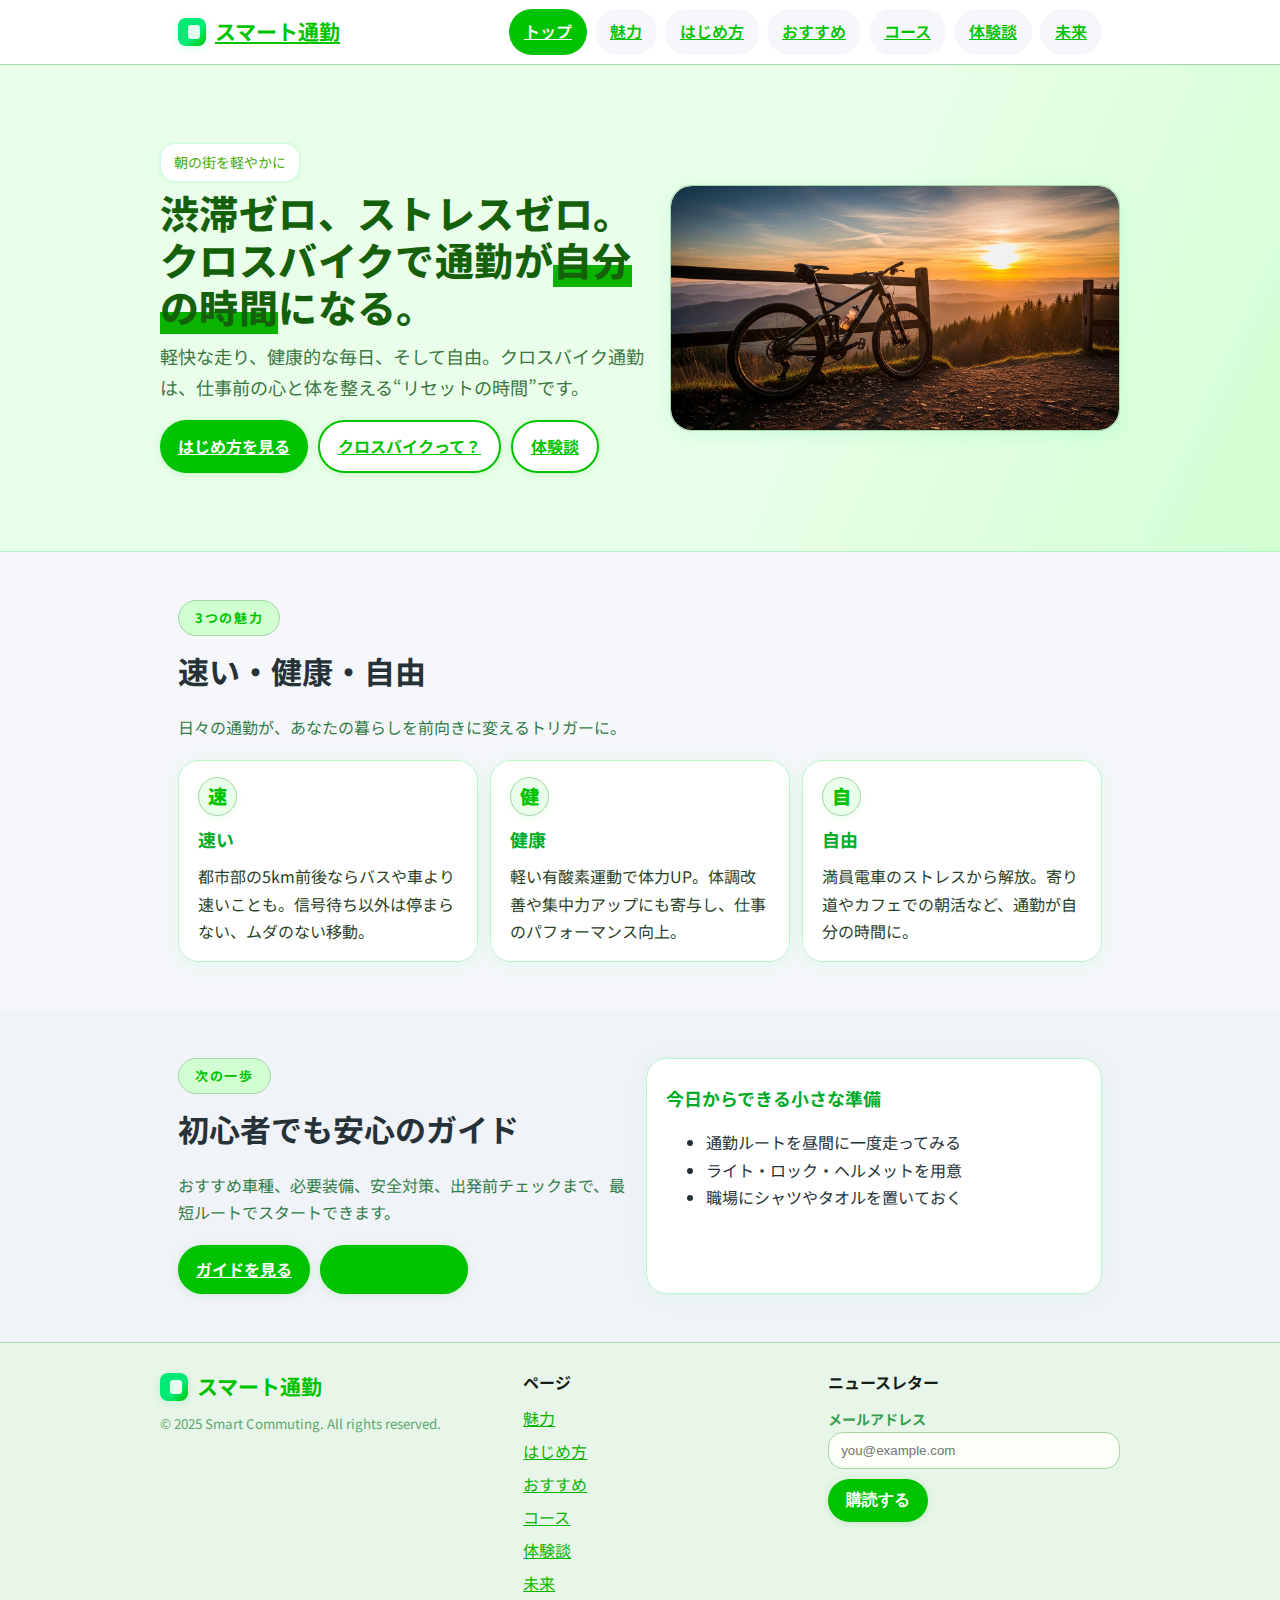
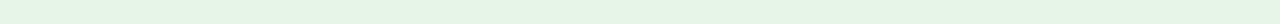
<file: index.html>
<!DOCTYPE html>
<html lang="ja">
<head>
  <meta charset="utf-8" />
  <meta name="viewport" content="width=device-width, initial-scale=1" />
  <title>スマート通勤のススメ | クロスバイク通勤サイト</title>
  <meta name="description" content="渋滞ゼロ、ストレスゼロ。クロスバイク通勤で自分の時間を取り戻そう。メリット・始め方・体験談まで網羅。" />
  <link rel="preconnect" href="https://fonts.googleapis.com">
  <link rel="preconnect" href="https://fonts.gstatic.com" crossorigin>
  <link href="https://fonts.googleapis.com/css2?family=Noto+Sans+JP:wght@400;600;700&family=Roboto:wght@400;700&display=swap" rel="stylesheet">
  <link rel="stylesheet" href="assets/css/style.css" />
</head>
<body>
  <header class="header">
    <div class="container header-inner">
      <a href="index.html" class="brand" aria-label="スマート通勤 ホーム">
        <span class="brand-mark" aria-hidden="true"></span>
        <span>スマート通勤</span>
      </a>
      <nav class="nav" aria-label="主要ナビゲーション">
        <a href="index.html">トップ</a>
        <a href="appeal.html">魅力</a>
        <a href="guide.html">はじめ方</a>
        <a href="bikes.html">おすすめ</a>
        <a href="shinjuku.html">コース</a>
        <a href="voices.html">体験談</a>
        <a href="future.html">未来</a>
      </nav>
    </div>
  </header>

  <main>
    <section class="hero">
      <div class="container hero-inner">
        <div>
          <span class="hero-badge">朝の街を軽やかに</span>
          <h1>渋滞ゼロ、ストレスゼロ。<br>クロスバイクで通勤が<span style="background:linear-gradient(transparent 60%, var(--color-accent) 60%);">自分の時間</span>になる。</h1>
          <p class="lead">軽快な走り、健康的な毎日、そして自由。クロスバイク通勤は、仕事前の心と体を整える“リセットの時間”です。</p>
          <div class="cta-row">
            <a class="btn btn-primary" href="guide.html">はじめ方を見る</a>
            <a class="btn btn-outline" href="appeal.html">クロスバイクって？</a>
            <a class="btn btn-outline" href="voices.html">体験談</a>
          </div>
        </div>
        <div class="hero-visual" aria-hidden="true">
          <img src="assets/img/hero-sunset-bike.jpg" alt="夕景の山並みと自転車のシルエット">
        </div>
      </div>
    </section>

    <section class="section">
      <div class="container">
        <div class="section-header">
          <span class="section-kicker">3つの魅力</span>
          <h2>速い・健康・自由</h2>
          <p class="lead">日々の通勤が、あなたの暮らしを前向きに変えるトリガーに。</p>
        </div>
        <div class="grid-3">
          <div class="card">
            <div class="icon-badge">速</div>
            <h3>速い</h3>
            <p>都市部の5km前後ならバスや車より速いことも。信号待ち以外は停まらない、ムダのない移動。</p>
          </div>
          <div class="card">
            <div class="icon-badge">健</div>
            <h3>健康</h3>
            <p>軽い有酸素運動で体力UP。体調改善や集中力アップにも寄与し、仕事のパフォーマンス向上。</p>
          </div>
          <div class="card">
            <div class="icon-badge">自</div>
            <h3>自由</h3>
            <p>満員電車のストレスから解放。寄り道やカフェでの朝活など、通勤が自分の時間に。</p>
          </div>
        </div>
      </div>
    </section>

    <section class="section" style="background:#0b2a4d05">
      <div class="container">
        <div class="grid-2">
          <div>
            <div class="section-header">
              <span class="section-kicker">次の一歩</span>
              <h2>初心者でも安心のガイド</h2>
              <p class="lead">おすすめ車種、必要装備、安全対策、出発前チェックまで、最短ルートでスタートできます。</p>
            </div>
            <div class="cta-row">
              <a class="btn btn-primary" href="guide.html">ガイドを見る</a>
              <a class="btn" style="border-color:var(--color-primary); color:var(--color-primary);" href="checklist.html">チェックリスト</a>
            </div>
          </div>
          <div class="card">
            <h3>今日からできる小さな準備</h3>
            <ul>
              <li>通勤ルートを昼間に一度走ってみる</li>
              <li>ライト・ロック・ヘルメットを用意</li>
              <li>職場にシャツやタオルを置いておく</li>
            </ul>
          </div>
        </div>
      </div>
    </section>
  </main>

  <footer class="footer">
    <div class="container footer-inner">
      <div>
        <div class="brand" style="margin-bottom:8px"><span class="brand-mark" aria-hidden="true"></span><span>スマート通勤</span></div>
        <small>© 2025 Smart Commuting. All rights reserved.</small>
      </div>
      <div>
        <strong>ページ</strong>
        <div style="margin-top:8px; display:grid; gap:6px;">
          <a href="appeal.html">魅力</a>
          <a href="guide.html">はじめ方</a>
          <a href="bikes.html">おすすめ</a>
          <a href="shinjuku.html">コース</a>
          <a href="voices.html">体験談</a>
          <a href="future.html">未来</a>
        </div>
      </div>
      <div>
        <strong>ニュースレター</strong>
        <form style="margin-top:8px" action="https://example.com" method="post" onsubmit="alert('ありがとうございます！(ダミー)'); return false;">
          <label class="label" for="email">メールアドレス</label>
          <input class="input" id="email" name="email" type="email" required placeholder="you@example.com" />
          <div style="height:10px"></div>
          <button class="btn btn-primary" type="submit">購読する</button>
        </form>
      </div>
    </div>
  </footer>

  <script src="assets/js/main.js"></script>
</body>
</html>
</file>
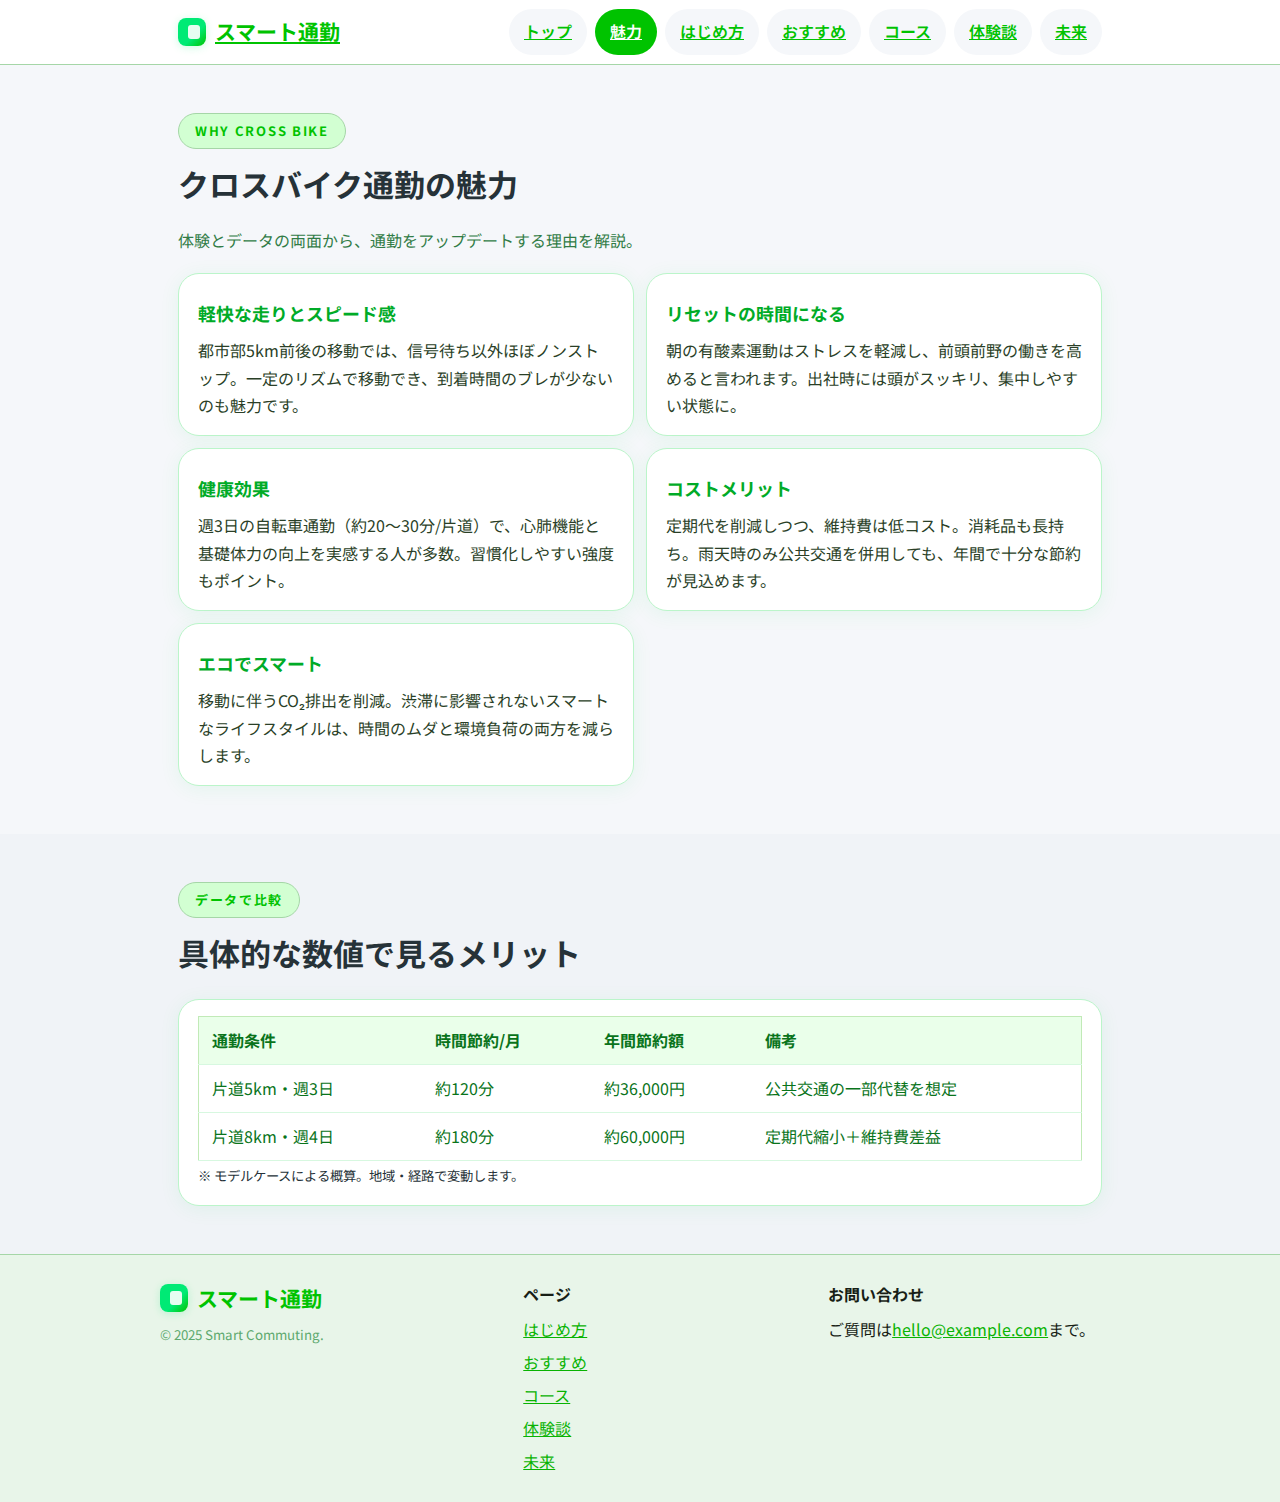
<file: appeal.html>
<!DOCTYPE html>
<html lang="ja">
<head>
  <meta charset="utf-8" />
  <meta name="viewport" content="width=device-width, initial-scale=1" />
  <title>クロスバイク通勤の魅力 | スマート通勤</title>
  <meta name="description" content="なぜクロスバイク通勤が良いのか？スピード、健康、コスト、エコを具体データで解説。" />
  <link rel="preconnect" href="https://fonts.googleapis.com">
  <link rel="preconnect" href="https://fonts.gstatic.com" crossorigin>
  <link href="https://fonts.googleapis.com/css2?family=Noto+Sans+JP:wght@400;600;700&family=Roboto:wght@400;700&display=swap" rel="stylesheet">
  <link rel="stylesheet" href="assets/css/style.css" />
</head>
<body>
  <header class="header">
    <div class="container header-inner">
      <a href="index.html" class="brand"><span class="brand-mark"></span><span>スマート通勤</span></a>
      <nav class="nav" aria-label="主要ナビゲーション">
        <a href="index.html">トップ</a>
        <a href="appeal.html">魅力</a>
        <a href="guide.html">はじめ方</a>
        <a href="bikes.html">おすすめ</a>
        <a href="shinjuku.html">コース</a>
        <a href="voices.html">体験談</a>
        <a href="future.html">未来</a>
      </nav>
    </div>
  </header>

  <main>
    <section class="section">
      <div class="container">
        <div class="section-header">
          <span class="section-kicker">Why Cross Bike</span>
          <h2>クロスバイク通勤の魅力</h2>
          <p class="lead">体験とデータの両面から、通勤をアップデートする理由を解説。</p>
        </div>
        <div class="grid-2">
          <div class="card">
            <h3>軽快な走りとスピード感</h3>
            <p>都市部5km前後の移動では、信号待ち以外ほぼノンストップ。一定のリズムで移動でき、到着時間のブレが少ないのも魅力です。</p>
          </div>
          <div class="card">
            <h3>リセットの時間になる</h3>
            <p>朝の有酸素運動はストレスを軽減し、前頭前野の働きを高めると言われます。出社時には頭がスッキリ、集中しやすい状態に。</p>
          </div>
          <div class="card">
            <h3>健康効果</h3>
            <p>週3日の自転車通勤（約20〜30分/片道）で、心肺機能と基礎体力の向上を実感する人が多数。習慣化しやすい強度もポイント。</p>
          </div>
          <div class="card">
            <h3>コストメリット</h3>
            <p>定期代を削減しつつ、維持費は低コスト。消耗品も長持ち。雨天時のみ公共交通を併用しても、年間で十分な節約が見込めます。</p>
          </div>
          <div class="card">
            <h3>エコでスマート</h3>
            <p>移動に伴うCO₂排出を削減。渋滞に影響されないスマートなライフスタイルは、時間のムダと環境負荷の両方を減らします。</p>
          </div>
        </div>
      </div>
    </section>

    <section class="section" style="background:#0b2a4d05">
      <div class="container">
        <div class="section-header">
          <span class="section-kicker">データで比較</span>
          <h2>具体的な数値で見るメリット</h2>
        </div>
        <div class="card">
          <div style="overflow:auto">
            <table class="table" aria-describedby="note">
              <thead>
                <tr>
                  <th>通勤条件</th>
                  <th>時間節約/月</th>
                  <th>年間節約額</th>
                  <th>備考</th>
                </tr>
              </thead>
              <tbody>
                <tr>
                  <td>片道5km・週3日</td>
                  <td>約120分</td>
                  <td>約36,000円</td>
                  <td>公共交通の一部代替を想定</td>
                </tr>
                <tr>
                  <td>片道8km・週4日</td>
                  <td>約180分</td>
                  <td>約60,000円</td>
                  <td>定期代縮小＋維持費差益</td>
                </tr>
              </tbody>
            </table>
          </div>
          <small id="note">※ モデルケースによる概算。地域・経路で変動します。</small>
        </div>
      </div>
    </section>
  </main>

  <footer class="footer">
    <div class="container footer-inner">
      <div>
        <div class="brand" style="margin-bottom:8px"><span class="brand-mark"></span><span>スマート通勤</span></div>
        <small>© 2025 Smart Commuting.</small>
      </div>
      <div>
        <strong>ページ</strong>
        <div style="margin-top:8px; display:grid; gap:6px;">
          <a href="guide.html">はじめ方</a>
          <a href="bikes.html">おすすめ</a>
          <a href="shinjuku.html">コース</a>
          <a href="voices.html">体験談</a>
          <a href="future.html">未来</a>
        </div>
      </div>
      <div>
        <strong>お問い合わせ</strong>
        <p style="margin-top:8px">ご質問は<a href="mailto:hello@example.com">hello@example.com</a>まで。</p>
      </div>
    </div>
  </footer>
  <script src="assets/js/main.js"></script>
</body>
</html>
</file>
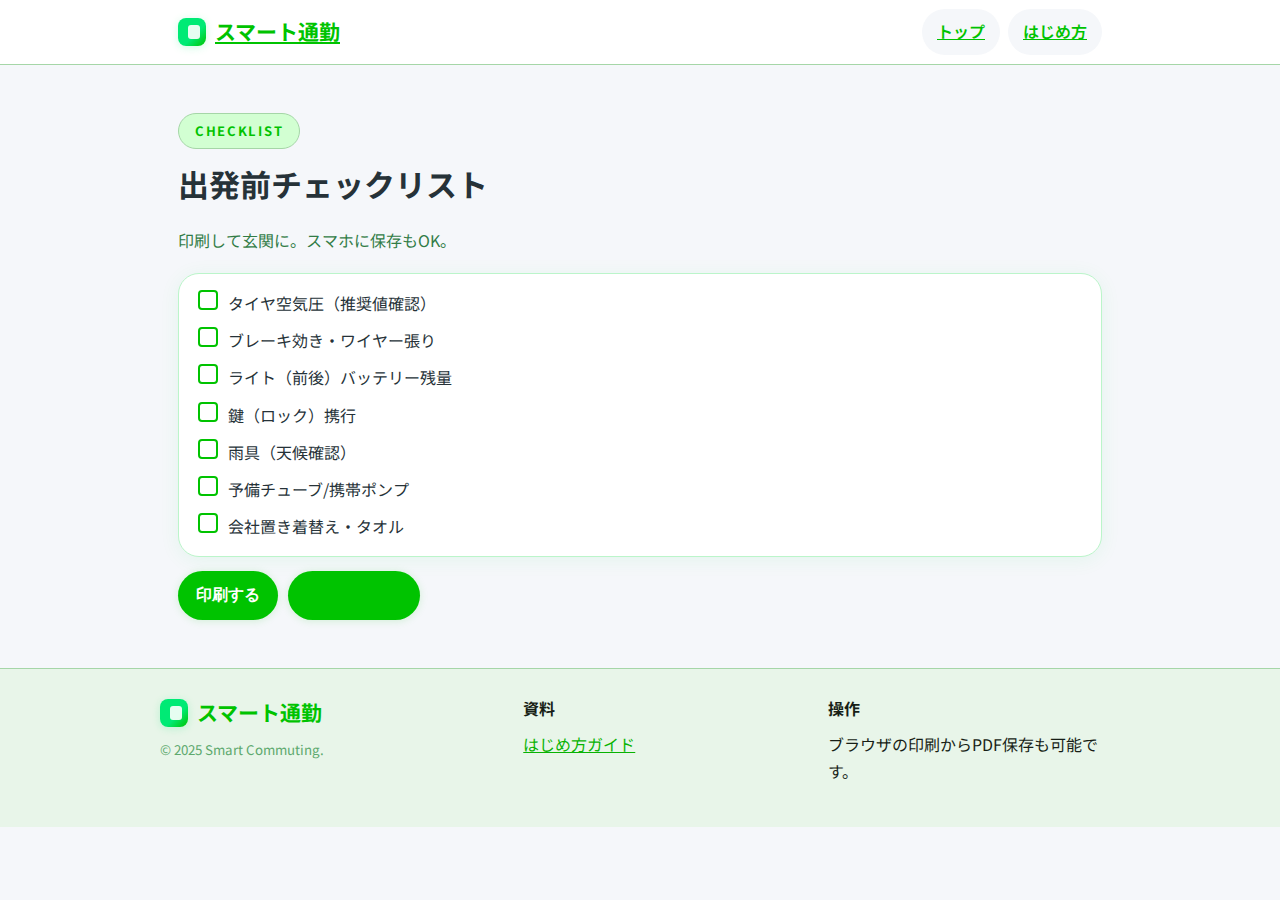
<file: checklist.html>
<!DOCTYPE html>
<html lang="ja">
<head>
  <meta charset="utf-8" />
  <meta name="viewport" content="width=device-width, initial-scale=1" />
  <title>出発前チェックリスト（印刷用） | スマート通勤</title>
  <meta name="description" content="クロスバイク通勤の出発前チェックリスト。印刷・保存に対応。" />
  <link rel="preconnect" href="https://fonts.googleapis.com">
  <link rel="preconnect" href="https://fonts.gstatic.com" crossorigin>
  <link href="https://fonts.googleapis.com/css2?family=Noto+Sans+JP:wght@400;600;700&family=Roboto:wght@400;700&display=swap" rel="stylesheet">
  <link rel="stylesheet" href="assets/css/style.css" />
  <style>
    @media print { .no-print { display: none !important; } }
    .list { display:grid; gap:10px; }
    .item { display:flex; align-items:flex-start; gap:10px; cursor: pointer; }
    .box { width:20px; height:20px; border:2px solid var(--color-primary); border-radius:4px; flex:none; display:inline-grid; place-items:center; background:#fff; }
    .item[aria-checked="true"] .box { background: #7c3aed; border-color: #6d28d9; }
    .item[aria-checked="true"] .box::after { content: '\2713'; color:#ffffff; font-weight:700; font-size:14px; }
  </style>
</head>
<body>
  <header class="header no-print">
    <div class="container header-inner">
      <a href="index.html" class="brand"><span class="brand-mark"></span><span>スマート通勤</span></a>
      <nav class="nav" aria-label="主要ナビゲーション">
        <a href="index.html">トップ</a>
        <a href="guide.html">はじめ方</a>
      </nav>
    </div>
  </header>

  <main class="section">
    <div class="container">
      <div class="section-header">
        <span class="section-kicker">Checklist</span>
        <h2>出発前チェックリスト</h2>
        <p class="lead">印刷して玄関に。スマホに保存もOK。</p>
      </div>
      <div class="card">
        <div class="list" id="checklist">
          <div class="item" role="checkbox" tabindex="0" aria-checked="false"><div class="box"></div><div>タイヤ空気圧（推奨値確認）</div></div>
          <div class="item" role="checkbox" tabindex="0" aria-checked="false"><div class="box"></div><div>ブレーキ効き・ワイヤー張り</div></div>
          <div class="item" role="checkbox" tabindex="0" aria-checked="false"><div class="box"></div><div>ライト（前後）バッテリー残量</div></div>
          <div class="item" role="checkbox" tabindex="0" aria-checked="false"><div class="box"></div><div>鍵（ロック）携行</div></div>
          <div class="item" role="checkbox" tabindex="0" aria-checked="false"><div class="box"></div><div>雨具（天候確認）</div></div>
          <div class="item" role="checkbox" tabindex="0" aria-checked="false"><div class="box"></div><div>予備チューブ/携帯ポンプ</div></div>
          <div class="item" role="checkbox" tabindex="0" aria-checked="false"><div class="box"></div><div>会社置き着替え・タオル</div></div>
        </div>
      </div>
      <div class="no-print" style="margin-top:14px; display:flex; gap:10px;">
        <button class="btn btn-primary" onclick="window.print()">印刷する</button>
        <a class="btn" style="border-color:var(--color-primary); color:var(--color-primary);" href="guide.html">ガイドに戻る</a>
      </div>
    </div>
  </main>

  <footer class="footer no-print">
    <div class="container footer-inner">
      <div>
        <div class="brand" style="margin-bottom:8px"><span class="brand-mark"></span><span>スマート通勤</span></div>
        <small>© 2025 Smart Commuting.</small>
      </div>
      <div>
        <strong>資料</strong>
        <div style="margin-top:8px; display:grid; gap:6px;">
          <a href="guide.html">はじめ方ガイド</a>
        </div>
      </div>
      <div>
        <strong>操作</strong>
        <p style="margin-top:8px">ブラウザの印刷からPDF保存も可能です。</p>
      </div>
    </div>
  </footer>
  <script src="assets/js/main.js"></script>
  <script>
    (function(){
      var list = document.getElementById('checklist');
      if (!list) return;
      list.addEventListener('click', function(e){
        var item = e.target.closest('.item');
        if (!item) return;
        var current = item.getAttribute('aria-checked') === 'true';
        item.setAttribute('aria-checked', String(!current));
      });
      list.addEventListener('keydown', function(e){
        var item = e.target.closest('.item');
        if (!item) return;
        if (e.key === ' ' || e.key === 'Enter') {
          e.preventDefault();
          var current = item.getAttribute('aria-checked') === 'true';
          item.setAttribute('aria-checked', String(!current));
        }
      });
    })();
  </script>
</body>
</html>
</file>
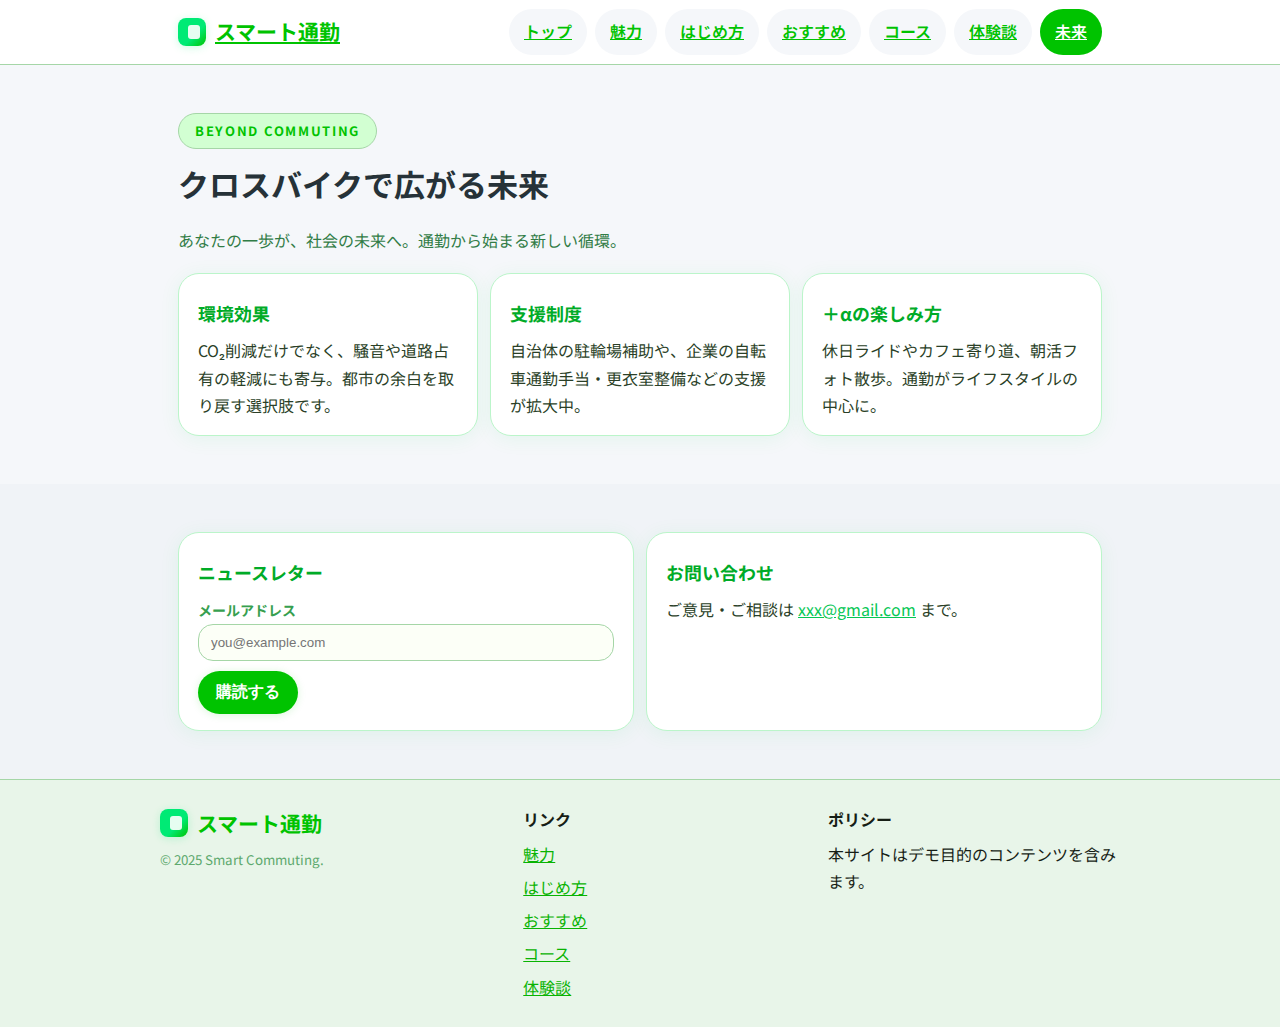
<file: future.html>
<!DOCTYPE html>
<html lang="ja">
<head>
  <meta charset="utf-8" />
  <meta name="viewport" content="width=device-width, initial-scale=1" />
  <title>クロスバイクで広がる未来 | スマート通勤</title>
  <meta name="description" content="環境効果、支援制度、休日の楽しみ方。通勤から広がる社会と暮らしの未来。" />
  <link rel="preconnect" href="https://fonts.googleapis.com">
  <link rel="preconnect" href="https://fonts.gstatic.com" crossorigin>
  <link href="https://fonts.googleapis.com/css2?family=Noto+Sans+JP:wght@400;600;700&family=Roboto:wght@400;700&display=swap" rel="stylesheet">
  <link rel="stylesheet" href="assets/css/style.css" />
</head>
<body>
  <header class="header">
    <div class="container header-inner">
      <a href="index.html" class="brand"><span class="brand-mark"></span><span>スマート通勤</span></a>
      <nav class="nav" aria-label="主要ナビゲーション">
        <a href="index.html">トップ</a>
        <a href="appeal.html">魅力</a>
        <a href="guide.html">はじめ方</a>
        <a href="bikes.html">おすすめ</a>
        <a href="shinjuku.html">コース</a>
        <a href="voices.html">体験談</a>
        <a href="future.html">未来</a>
      </nav>
    </div>
  </header>

  <main>
    <section class="section">
      <div class="container">
        <div class="section-header">
          <span class="section-kicker">Beyond Commuting</span>
          <h2>クロスバイクで広がる未来</h2>
          <p class="lead">あなたの一歩が、社会の未来へ。通勤から始まる新しい循環。</p>
        </div>
        <div class="grid-3">
          <div class="card">
            <h3>環境効果</h3>
            <p>CO₂削減だけでなく、騒音や道路占有の軽減にも寄与。都市の余白を取り戻す選択肢です。</p>
          </div>
          <div class="card">
            <h3>支援制度</h3>
            <p>自治体の駐輪場補助や、企業の自転車通勤手当・更衣室整備などの支援が拡大中。</p>
          </div>
          <div class="card">
            <h3>＋αの楽しみ方</h3>
            <p>休日ライドやカフェ寄り道、朝活フォト散歩。通勤がライフスタイルの中心に。</p>
          </div>
        </div>
      </div>
    </section>

    <section class="section" style="background:#0b2a4d05">
      <div class="container">
        <div class="grid-2">
          <div class="card">
            <h3>ニュースレター</h3>
            <form onsubmit="alert('購読ありがとうございます！（ダミー）'); return false;">
              <label class="label" for="email">メールアドレス</label>
              <input class="input" id="email" type="email" required placeholder="you@example.com" />
              <div style="height:10px"></div>
              <button class="btn btn-primary" type="submit">購読する</button>
            </form>
          </div>
          <div class="card">
            <h3>お問い合わせ</h3>
            <p>ご意見・ご相談は <a href="mailto:xxx@gmail.com">xxx@gmail.com</a> まで。</p>
          </div>
        </div>
      </div>
    </section>
  </main>

  <footer class="footer">
    <div class="container footer-inner">
      <div>
        <div class="brand" style="margin-bottom:8px"><span class="brand-mark"></span><span>スマート通勤</span></div>
        <small>© 2025 Smart Commuting.</small>
      </div>
      <div>
        <strong>リンク</strong>
        <div style="margin-top:8px; display:grid; gap:6px;">
          <a href="appeal.html">魅力</a>
          <a href="guide.html">はじめ方</a>
          <a href="bikes.html">おすすめ</a>
          <a href="shinjuku.html">コース</a>
          <a href="voices.html">体験談</a>
        </div>
      </div>
      <div>
        <strong>ポリシー</strong>
        <p style="margin-top:8px">本サイトはデモ目的のコンテンツを含みます。</p>
      </div>
    </div>
  </footer>
  <script src="assets/js/main.js"></script>
</body>
</html>
</file>
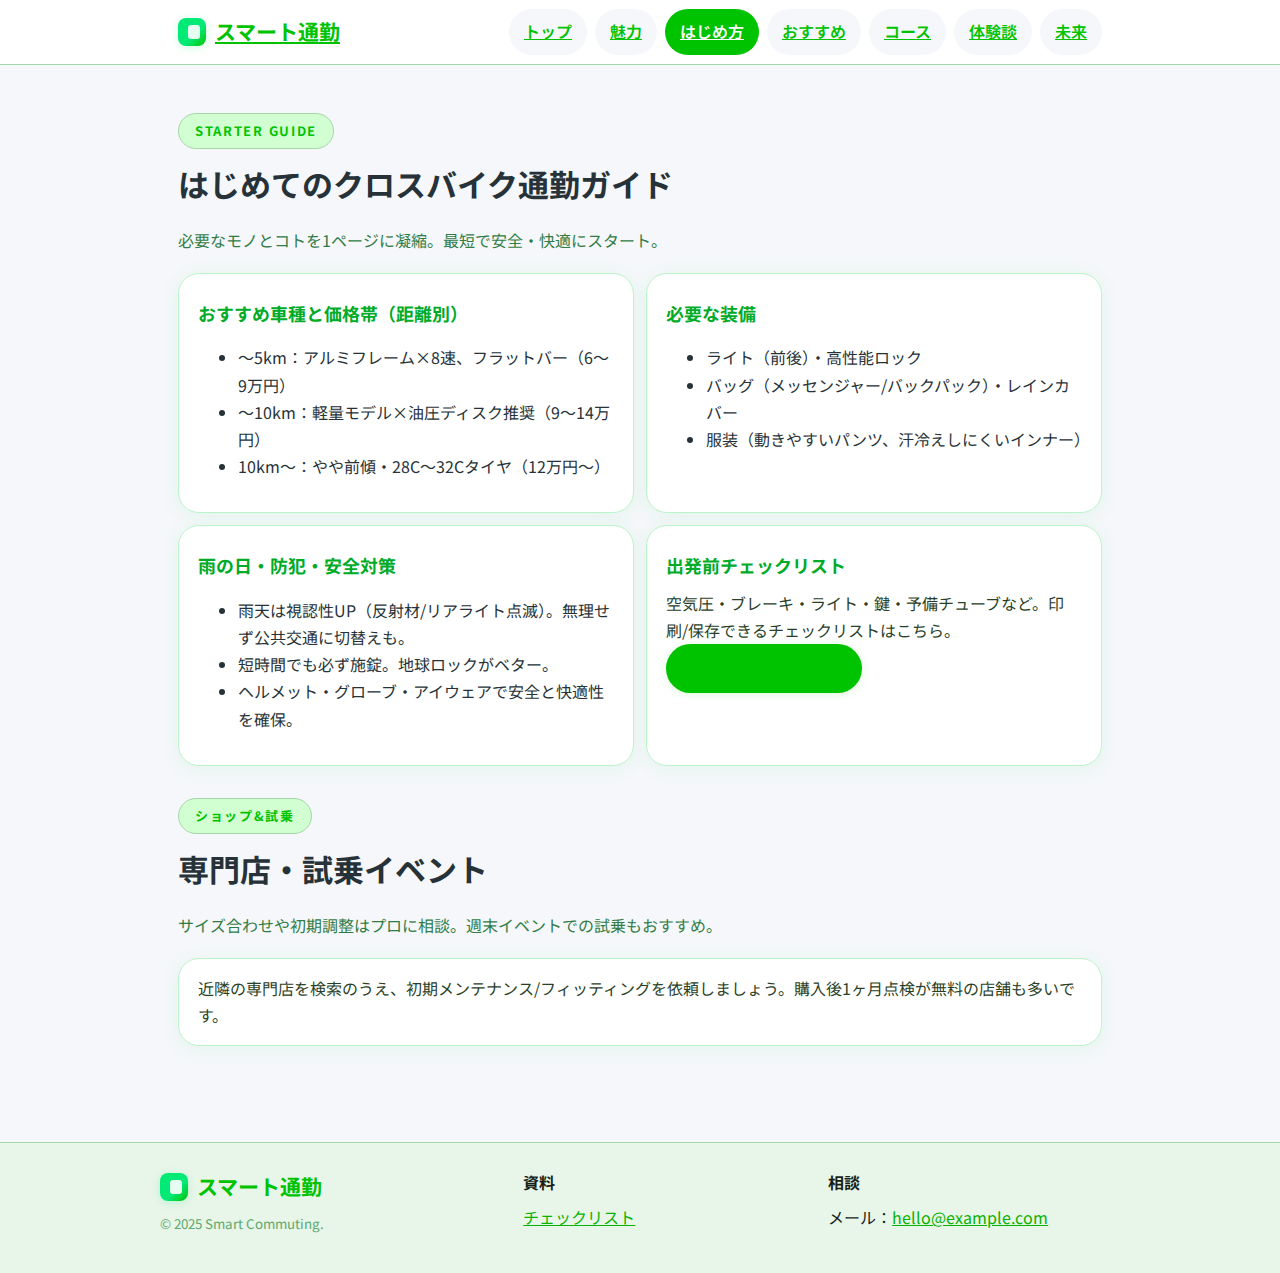
<file: guide.html>
<!DOCTYPE html>
<html lang="ja">
<head>
  <meta charset="utf-8" />
  <meta name="viewport" content="width=device-width, initial-scale=1" />
  <title>はじめてのクロスバイク通勤ガイド | スマート通勤</title>
  <meta name="description" content="初心者向けクロスバイク通勤ガイド。おすすめ車種・装備・安全対策・チェックリストまで。" />
  <link rel="preconnect" href="https://fonts.googleapis.com">
  <link rel="preconnect" href="https://fonts.gstatic.com" crossorigin>
  <link href="https://fonts.googleapis.com/css2?family=Noto+Sans+JP:wght@400;600;700&family=Roboto:wght@400;700&display=swap" rel="stylesheet">
  <link rel="stylesheet" href="assets/css/style.css" />
</head>
<body>
  <header class="header">
    <div class="container header-inner">
      <a href="index.html" class="brand"><span class="brand-mark"></span><span>スマート通勤</span></a>
      <nav class="nav" aria-label="主要ナビゲーション">
        <a href="index.html">トップ</a>
        <a href="appeal.html">魅力</a>
        <a href="guide.html">はじめ方</a>
        <a href="bikes.html">おすすめ</a>
        <a href="shinjuku.html">コース</a>
        <a href="voices.html">体験談</a>
        <a href="future.html">未来</a>
      </nav>
    </div>
  </header>

  <main>
    <section class="section">
      <div class="container">
        <div class="section-header">
          <span class="section-kicker">Starter Guide</span>
          <h2>はじめてのクロスバイク通勤ガイド</h2>
          <p class="lead">必要なモノとコトを1ページに凝縮。最短で安全・快適にスタート。</p>
        </div>

        <div class="grid-2">
          <div class="card">
            <h3>おすすめ車種と価格帯（距離別）</h3>
            <ul>
              <li>〜5km：アルミフレーム×8速、フラットバー（6〜9万円）</li>
              <li>〜10km：軽量モデル×油圧ディスク推奨（9〜14万円）</li>
              <li>10km〜：やや前傾・28C〜32Cタイヤ（12万円〜）</li>
            </ul>
          </div>
          <div class="card">
            <h3>必要な装備</h3>
            <ul>
              <li>ライト（前後）・高性能ロック</li>
              <li>バッグ（メッセンジャー/バックパック）・レインカバー</li>
              <li>服装（動きやすいパンツ、汗冷えしにくいインナー）</li>
            </ul>
          </div>
          <div class="card">
            <h3>雨の日・防犯・安全対策</h3>
            <ul>
              <li>雨天は視認性UP（反射材/リアライト点滅）。無理せず公共交通に切替えも。</li>
              <li>短時間でも必ず施錠。地球ロックがベター。</li>
              <li>ヘルメット・グローブ・アイウェアで安全と快適性を確保。</li>
            </ul>
          </div>
          <div class="card">
            <h3>出発前チェックリスト</h3>
            <p>空気圧・ブレーキ・ライト・鍵・予備チューブなど。印刷/保存できるチェックリストはこちら。</p>
            <p><a class="btn" style="border-color:var(--color-primary); color:var(--color-primary);" href="checklist.html">チェックリストを開く</a></p>
          </div>
        </div>

        <div class="section" style="padding-top:32px">
          <div class="section-header">
            <span class="section-kicker">ショップ&試乗</span>
            <h2>専門店・試乗イベント</h2>
            <p class="lead">サイズ合わせや初期調整はプロに相談。週末イベントでの試乗もおすすめ。</p>
          </div>
          <div class="card">
            <p>近隣の専門店を検索のうえ、初期メンテナンス/フィッティングを依頼しましょう。購入後1ヶ月点検が無料の店舗も多いです。</p>
          </div>
        </div>
      </div>
    </section>
  </main>

  <footer class="footer">
    <div class="container footer-inner">
      <div>
        <div class="brand" style="margin-bottom:8px"><span class="brand-mark"></span><span>スマート通勤</span></div>
        <small>© 2025 Smart Commuting.</small>
      </div>
      <div>
        <strong>資料</strong>
        <div style="margin-top:8px; display:grid; gap:6px;">
          <a href="checklist.html">チェックリスト</a>
        </div>
      </div>
      <div>
        <strong>相談</strong>
        <p style="margin-top:8px">メール：<a href="mailto:hello@example.com">hello@example.com</a></p>
      </div>
    </div>
  </footer>
  <script src="assets/js/main.js"></script>
</body>
</html>
</file>
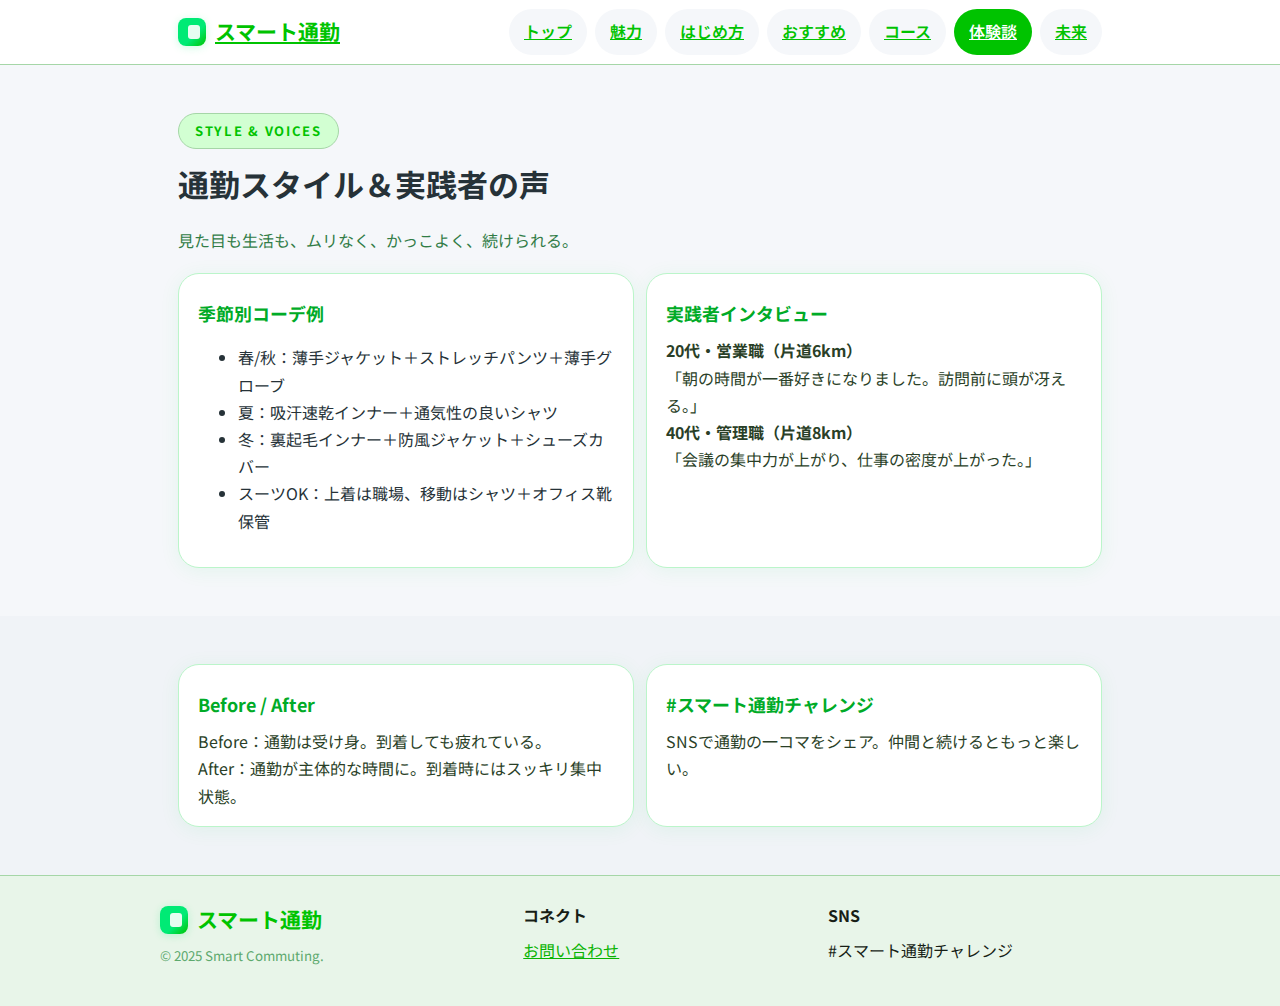
<file: voices.html>
<!DOCTYPE html>
<html lang="ja">
<head>
  <meta charset="utf-8" />
  <meta name="viewport" content="width=device-width, initial-scale=1" />
  <title>通勤スタイル＆実践者の声 | スマート通勤</title>
  <meta name="description" content="季節別コーデと、実践者のインタビュー。リアルな声で不安を解消。" />
  <link rel="preconnect" href="https://fonts.googleapis.com">
  <link rel="preconnect" href="https://fonts.gstatic.com" crossorigin>
  <link href="https://fonts.googleapis.com/css2?family=Noto+Sans+JP:wght@400;600;700&family=Roboto:wght@400;700&display=swap" rel="stylesheet">
  <link rel="stylesheet" href="assets/css/style.css" />
</head>
<body>
  <header class="header">
    <div class="container header-inner">
      <a href="index.html" class="brand"><span class="brand-mark"></span><span>スマート通勤</span></a>
      <nav class="nav" aria-label="主要ナビゲーション">
        <a href="index.html">トップ</a>
        <a href="appeal.html">魅力</a>
        <a href="guide.html">はじめ方</a>
        <a href="bikes.html">おすすめ</a>
        <a href="shinjuku.html">コース</a>
        <a href="voices.html">体験談</a>
        <a href="future.html">未来</a>
      </nav>
    </div>
  </header>

  <main>
    <section class="section">
      <div class="container">
        <div class="section-header">
          <span class="section-kicker">Style & Voices</span>
          <h2>通勤スタイル＆実践者の声</h2>
          <p class="lead">見た目も生活も、ムリなく、かっこよく、続けられる。</p>
        </div>
        <div class="grid-2">
          <div class="card">
            <h3>季節別コーデ例</h3>
            <ul>
              <li>春/秋：薄手ジャケット＋ストレッチパンツ＋薄手グローブ</li>
              <li>夏：吸汗速乾インナー＋通気性の良いシャツ</li>
              <li>冬：裏起毛インナー＋防風ジャケット＋シューズカバー</li>
              <li>スーツOK：上着は職場、移動はシャツ＋オフィス靴保管</li>
            </ul>
          </div>
          <div class="card">
            <h3>実践者インタビュー</h3>
            <p><strong>20代・営業職（片道6km）</strong><br>「朝の時間が一番好きになりました。訪問前に頭が冴える。」</p>
            <p><strong>40代・管理職（片道8km）</strong><br>「会議の集中力が上がり、仕事の密度が上がった。」</p>
          </div>
        </div>
      </div>
    </section>

    <section class="section" style="background:#0b2a4d05">
      <div class="container">
        <div class="grid-2">
          <div class="card">
            <h3>Before / After</h3>
            <p>Before：通勤は受け身。到着しても疲れている。<br>After：通勤が主体的な時間に。到着時にはスッキリ集中状態。</p>
          </div>
          <div class="card">
            <h3>#スマート通勤チャレンジ</h3>
            <p>SNSで通勤の一コマをシェア。仲間と続けるともっと楽しい。</p>
          </div>
        </div>
      </div>
    </section>
  </main>

  <footer class="footer">
    <div class="container footer-inner">
      <div>
        <div class="brand" style="margin-bottom:8px"><span class="brand-mark"></span><span>スマート通勤</span></div>
        <small>© 2025 Smart Commuting.</small>
      </div>
      <div>
        <strong>コネクト</strong>
        <div style="margin-top:8px; display:grid; gap:6px;">
          <a href="mailto:hello@example.com">お問い合わせ</a>
        </div>
      </div>
      <div>
        <strong>SNS</strong>
        <p style="margin-top:8px">#スマート通勤チャレンジ</p>
      </div>
    </div>
  </footer>
  <script src="assets/js/main.js"></script>
</body>
</html>
</file>
<file: assets/css/style.css>
/* LINE風テーマ設定 */
:root {
  --color-bg: #f5f7fa;
  --color-bg-alt: #eaffea;
  --color-text: #263238;
  --color-primary: #00c300;
  --color-accent: #09b300;
  --color-link: #06c755;
  --color-muted: #e0e5ea;
  --color-card: #fff;
  --color-header: #fff;
  --color-btn: #00c300;
  --color-btn-hover: #00ab27;
  --color-footer: #e8f5e9;
  --max-width: 960px;
  --radius-main: 21px;
}

* { box-sizing: border-box; }
html, body {
  margin: 0; padding: 0;
  font-family: 'Noto Sans JP', 'Roboto', 'Arial Rounded MT Bold', system-ui, -apple-system, Helvetica, Arial, sans-serif;
  color: var(--color-text);
  background: var(--color-bg);
  line-height: 1.7;
  font-size: 16px;
}
img { max-width: 100%; height: auto; display: block; border-radius: var(--radius-main); }
a { color: var(--color-link); text-decoration: underline; }
.container { width: 100%; max-width: var(--max-width); margin: 0 auto; padding: 0 18px; }

/* ヘッダー */
.header {
  position: sticky; top: 0; z-index: 20;
  background: var(--color-header);
  border-bottom: 1.5px solid #a5d6a7;
}
.header-inner {
  display: flex; align-items: center; justify-content: space-between; height: 64px;
}
.brand { display: flex; align-items: center; gap: 9px; font-weight: 700; color: var(--color-primary); font-size: 21px; }
.brand-mark {
  width: 28px; height: 28px; border-radius: 8px; background: linear-gradient(135deg, #00ea75 60%, #00c300 100%);
  box-shadow: 0 1.5px 8px #00ea7533;
  position: relative;
}
.brand-mark::after {
  content: ''; position: absolute; inset: 7px 6px 7px 10px;
  background: #fff; opacity: 0.9; border-radius: 3px;
}

.nav { display: flex; gap: 6px; }
.nav a {
  background: #f5f7fa;
  color: var(--color-primary); font-weight: 600;
  padding: 9px 15px; border-radius: 23px;
  margin-left: 2px;
  transition: background .18s, color .18s;
}
.nav a:hover, .nav a[aria-current="page"] {
  background: var(--color-primary);
  color: #fff;
}

/* ヒーロー */
.hero {
  background: linear-gradient(115deg, #eaffea 60%, #d2ffd2 100%);
  color: #15600b; border-bottom: 1.5px solid #b2f2cc;
}
.hero-inner {
  display: grid; grid-template-columns: 1.1fr 1fr; gap: 14px; align-items: center; min-height: 54vh; padding: 48px 0;
}
.hero h1 {
  font-size: clamp(27px, 5vw, 39px); line-height: 1.2; margin: 0 0 11px 0; letter-spacing: .01em; font-weight: 800;
}
.hero p.lead { font-size: 1.13em; opacity:.92; margin: 0 0 18px 0; color: #2d6c34; }
.hero-badge {
  display: inline-flex; align-items: center; gap: 7px;
  background: #fff; border: 1px solid #00e67633; color: #49ad00; padding: 7px 13px; border-radius: 15px; font-size: 14px; margin-bottom: 7px; box-shadow: 0 .5px 4px #00c30022;
}
.cta-row { display: flex; flex-wrap: wrap; gap: 10px; }

/* ボタン */
.btn {
  display: inline-flex; align-items: center; padding: 11px 18px;
  border-radius: 31px; border: none; font-weight: 700; cursor: pointer;
  font-size: 1em; box-shadow: 0 1px 8px #00c30026;
  background: var(--color-btn); color: #fff; transition: background .15s, color .12s, box-shadow .12s;
}
.btn:hover {
  background: var(--color-btn-hover); color: #fff; box-shadow: 0 2.5px 18px #07d80038;
}
.btn-outline {
  background: #fff; color: var(--color-primary); border: 2px solid var(--color-primary);
}
.btn-outline:hover { background: #f1fff1; border-color: #09b300; color: #099a1a; }

.hero-visual { border-radius: var(--radius-main); overflow: hidden; box-shadow: 0 4px 17px #16e49520; border: 1.5px solid #a5d6a7; }
.hero-visual img { width: 100%; height: auto; object-fit: cover; }

/* セクション・カード */
.section { padding: 48px 0; }
.section-header { margin-bottom: 19px; }
.section-kicker {
  display: inline-block; font-size: 13px; letter-spacing:.13em; text-transform: uppercase;
  color: #00c300; font-weight: bold; background: #d2ffd2; border: 1.5px solid #a5d6a7; padding: 6px 16px; border-radius: 999px;
}
.section h2 { font-size: clamp(21px, 3vw, 31px); margin: 9px 0 5px 0; }
.section p.lead { color: #317c46; }

.grid-3 { display: grid; grid-template-columns: repeat(3, 1fr); gap: 12px; }
.grid-2 { display: grid; grid-template-columns: repeat(2, 1fr); gap: 12px; }

.card {
  border: 1.5px solid #bbf5ca; border-radius: var(--radius-main);
  padding: 16px 19px; background: var(--color-card);
  box-shadow: 0 3px 20px #00d45313;
  transition: box-shadow .16s, border-color .16s, background .16s;
}
.card:hover { box-shadow: 0 7px 27px #09d90020; border-color: #74ef95; background: #f7fff8; }
.card h3 { margin: 8px 0 9px 0; color: #00ab27; font-weight: 700; font-size: 1.12em; }
.card p { margin: 0; color: #2a3f27; }

.icon-badge {
  width: 39px; height: 39px; border-radius: 50%;
  display: grid; place-items: center;
  background: #eaffea; color: #00c300; font-weight: 900; font-size: 1.2em;
  border: 1.5px solid #a5d6a7; box-shadow: 0 2px 8px #09d90017; margin-bottom:4px;
}

/* 表・比較 */
.table {
  width: 100%; border-collapse: collapse; border: 1px solid #c1eab7; background: #fff;
}
.table th, .table td {
  padding: 10px 13px; border-bottom: 1px solid #d7f8e0; text-align: left; color: #09741b;
}
.table thead th { background: #eaffea; }

/* フッター */
.footer {
  border-top: 1.5px solid #a5d6a7;
  background: var(--color-footer); color: #171e16;
}
.footer-inner { display: grid; grid-template-columns: 1.2fr 1fr 1fr; gap: 13px; padding: 26px 0; }
.footer a { color: #08b302; }
.footer a:hover { color: #13d420; }
.footer small { display: block; color: #5da96e; }

/* 入力 */
.input, .select, .textarea {
  width: 100%; padding: 10px 12px; border-radius: 15px;
  border: 1.5px solid #a5d6a7; background: #fcfff7;
}
.input:focus, .select:focus, .textarea:focus { outline: none; border-color: #63e866; box-shadow: 0 0 0 2px #91ffc177; }
.label { font-weight: bold; font-size: 14px; color: #379f4f; }

/* レビュー（コースの星等） */
.review-card { background: #eaffea !important; color: #019916 !important; border: 1.5px solid #b7efbb !important; box-shadow: 0 1.5px 10px #b5feab18; }
.review-meta, .review-stars { color: #04ad14 !important; }
.review-form { background: #fcfff7 !important; border: 1.5px solid #b0ebb0 !important; }

/* レスポンシブ */
@media (max-width: 960px) {
  .hero-inner { grid-template-columns: 1fr; }
  .grid-3 { grid-template-columns: 1fr; }
  .grid-2 { grid-template-columns: 1fr; }
  .footer-inner { grid-template-columns: 1fr; }
  .nav { gap: 4px; }
}
</file>
